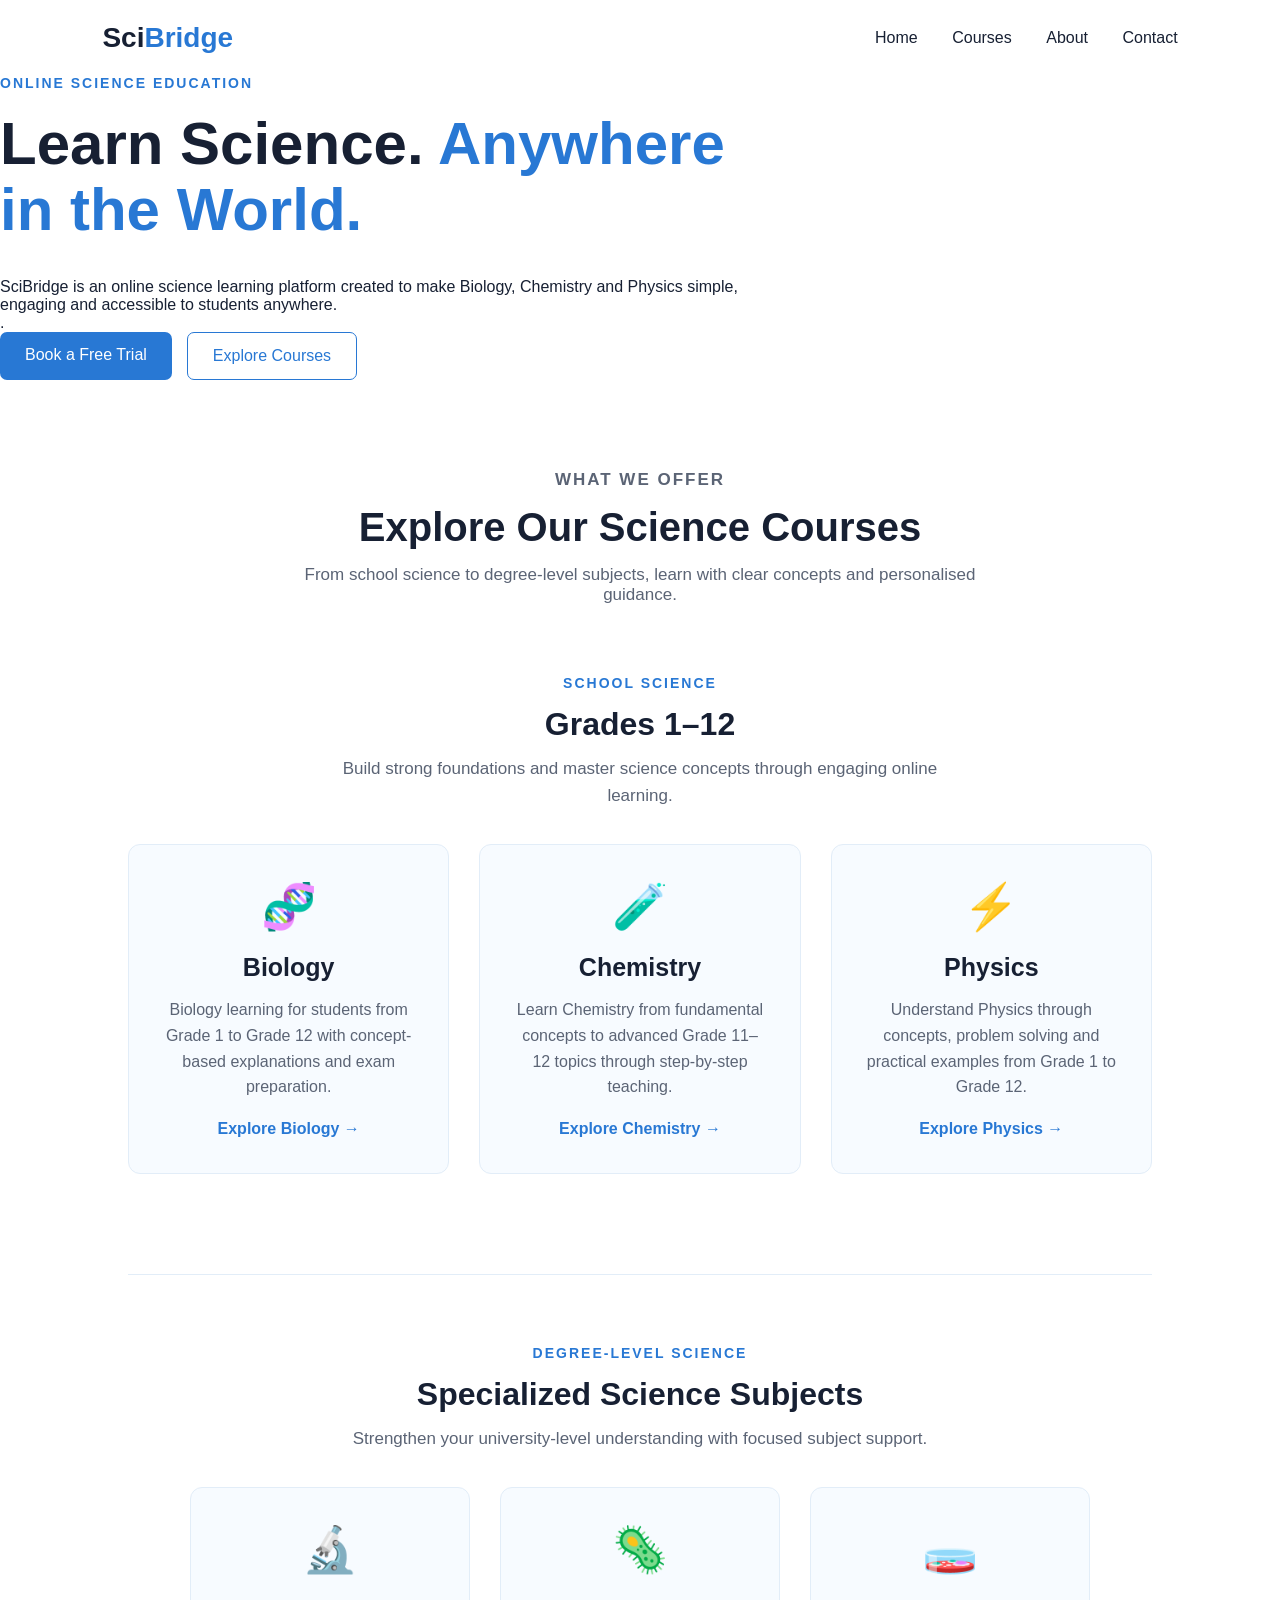
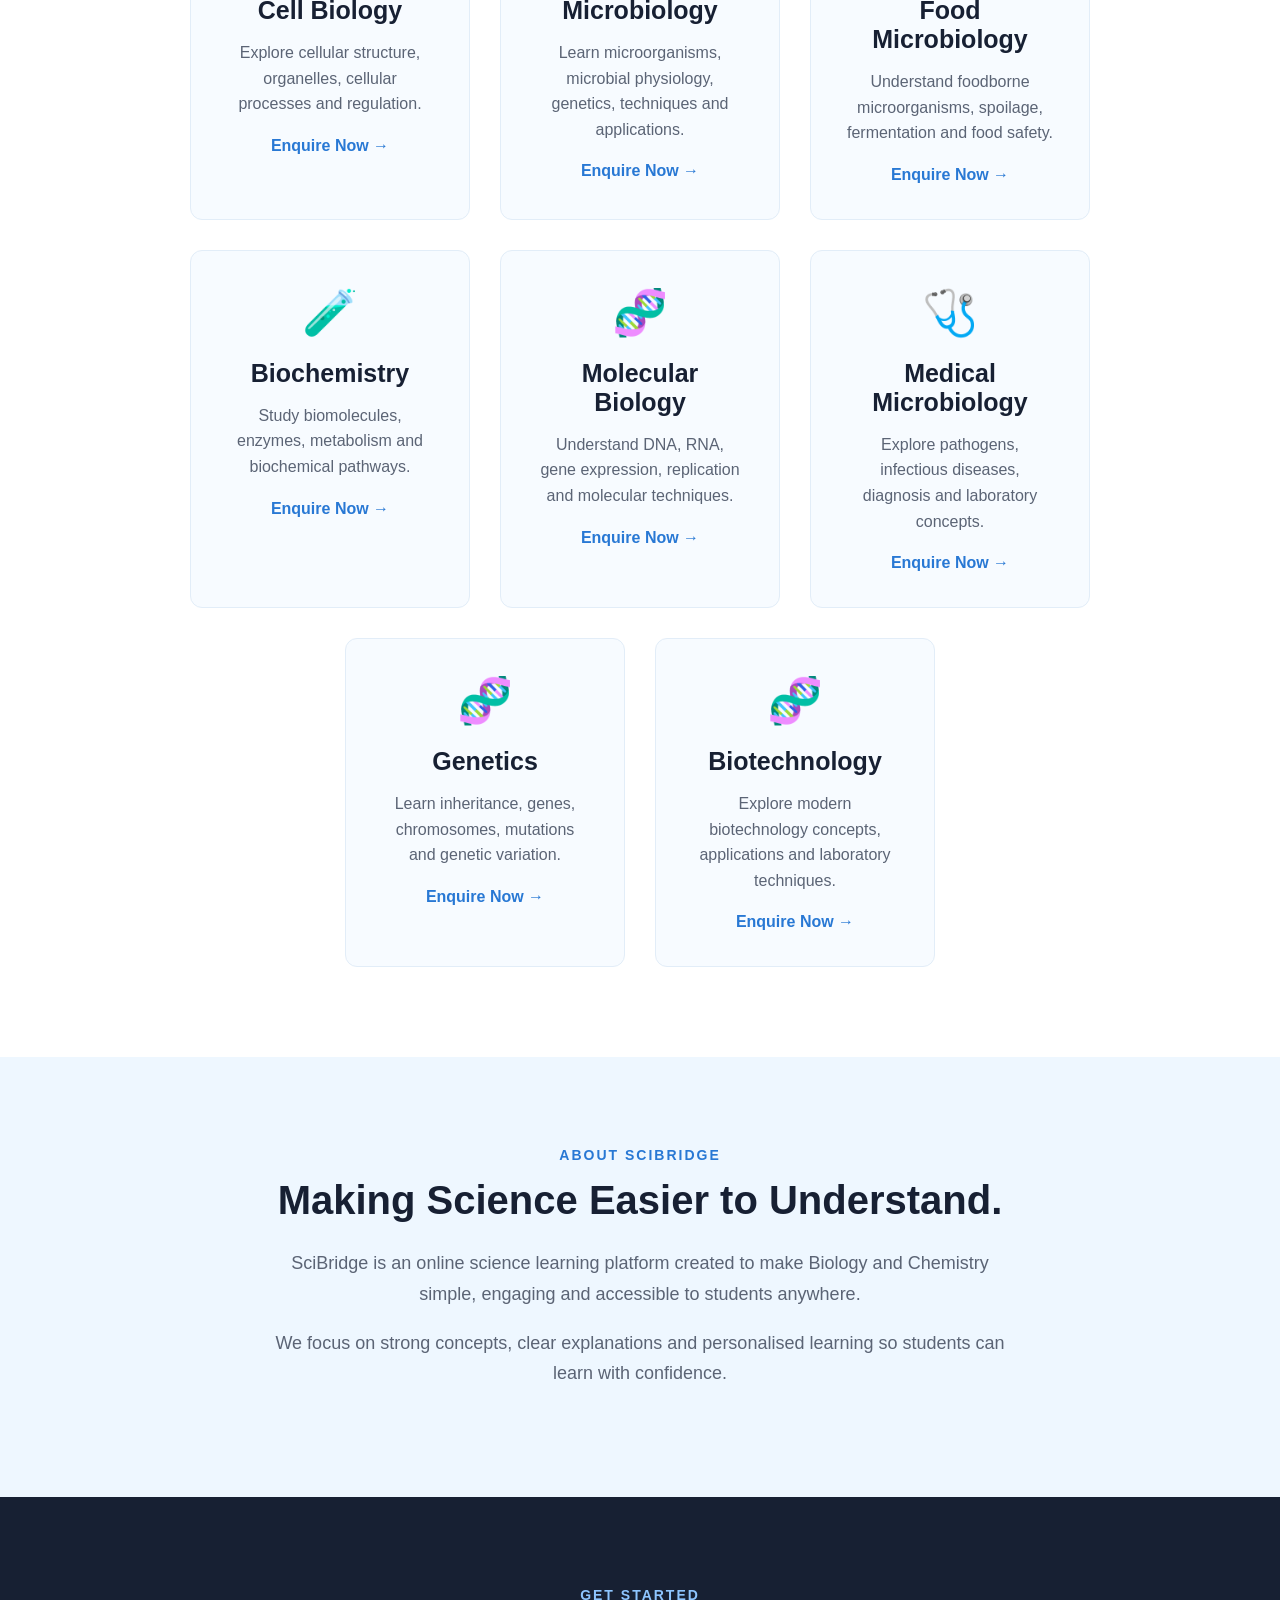
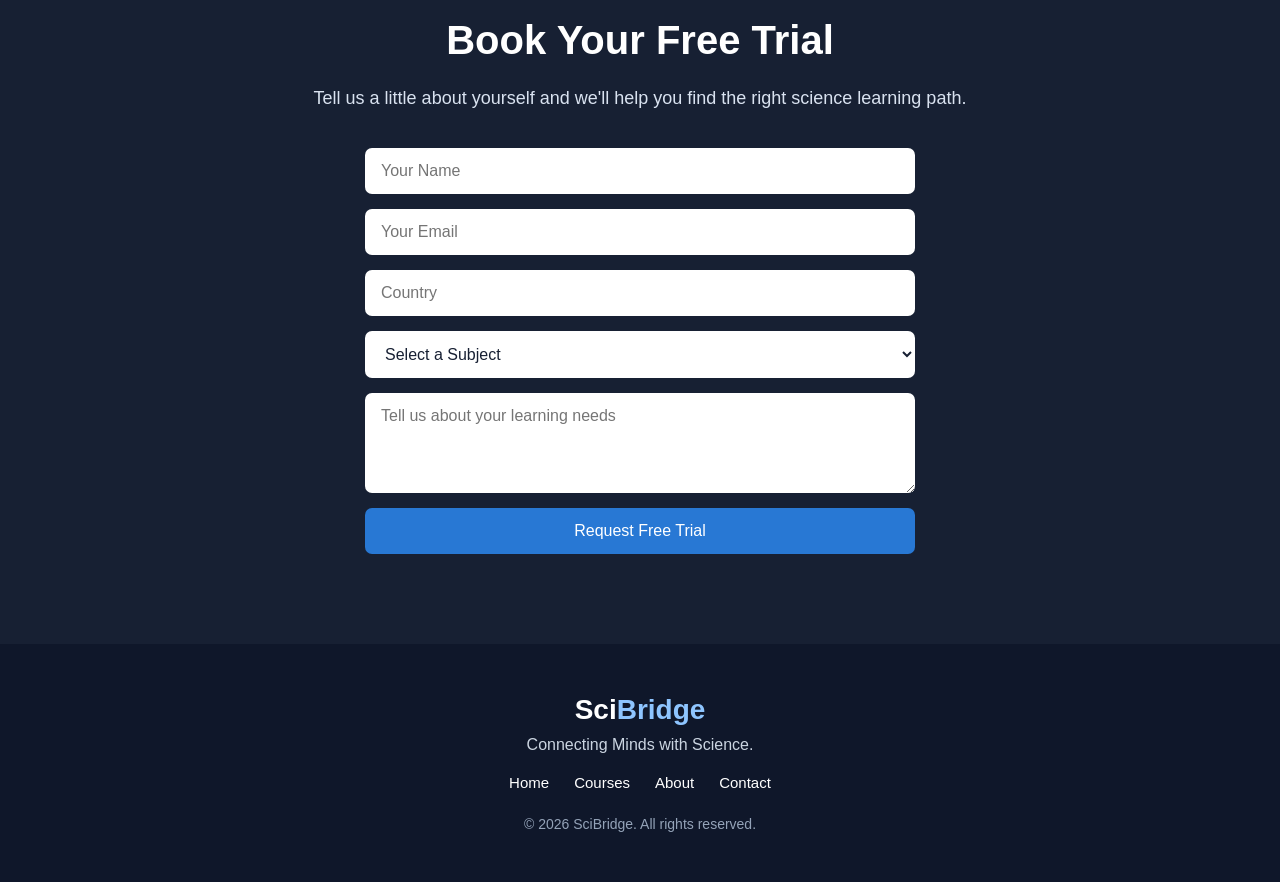
<file: index.html>
<!DOCTYPE html>

<html lang="en">

<head>

    <meta charset="UTF-8">

    <meta name="viewport" content="width=device-width, initial-scale=1.0">

    <title>SciBridge | Connecting Minds with Science</title>

    <link rel="stylesheet" href="style.css">

</head>


<body>


    <!-- Navigation Bar -->

    <header>

        <div class="logo">
            Sci<span>Bridge</span>
        </div>

        <nav>

            <a href="#home">Home</a>

            <a href="#courses">Courses</a>

            <a href="#about">About</a>

            <a href="#contact">Contact</a>

        </nav>

    </header>


    <!-- Home Section -->

    <section id="home">

        <div class="hero-content">

            <p class="small-title">
                ONLINE SCIENCE EDUCATION
            </p>

            <h1>
                Learn Science.
                <span>Anywhere in the World.</span>
            </h1>

            <p class="hero-text">
                <p>
               SciBridge is an online science learning platform
               created to make Biology, Chemistry and Physics
               simple, engaging and accessible to students anywhere.
</p>.
            </p>

            <div class="hero-buttons">

                <a href="#contact" class="primary-button">
                    Book a Free Trial
                </a>

                <a href="#courses" class="secondary-button">
                    Explore Courses
                </a>

            </div>

        </div>

    </section>


    <!-- Courses Section -->

    <!-- Courses Section -->

<section id="courses">

    <div class="section-heading">

        <p class="section-label">
            WHAT WE OFFER
        </p>

        <h2>
            Explore Our Science Courses
        </h2>

        <p>
            From school science to degree-level subjects,
            learn with clear concepts and personalised guidance.
        </p>

    </div>


    <!-- School Science -->

    <div class="course-category">

        <div class="category-heading">

            <p class="section-label">
                SCHOOL SCIENCE
            </p>

            <h3>
                Grades 1–12
            </h3>

            <p>
                Build strong foundations and master science
                concepts through engaging online learning.
            </p>

        </div>


        <div class="course-container">


            <!-- Biology -->

            <div class="course-card">

                <div class="course-icon">
                    🧬
                </div>

                <h3>
                    Biology
                </h3>

                <p>
                    Biology learning for students from
                    Grade 1 to Grade 12 with concept-based
                    explanations and exam preparation.
                </p>

                <a href="biology.html">
                    Explore Biology →
                </a>

            </div>


            <!-- Chemistry -->

            <div class="course-card">

                <div class="course-icon">
                    🧪
                </div>

                <h3>
                    Chemistry
                </h3>

                <p>
                    Learn Chemistry from fundamental concepts
                    to advanced Grade 11–12 topics through
                    step-by-step teaching.
                </p>

                <a href="chemistry.html">
                    Explore Chemistry →
                </a>

            </div>


            <!-- Physics -->

            <div class="course-card">

                <div class="course-icon">
                    ⚡
                </div>

                <h3>
                    Physics
                </h3>

                <p>
                    Understand Physics through concepts,
                    problem solving and practical examples
                    from Grade 1 to Grade 12.
                </p>

                <a href="physics.html">
                    Explore Physics →
                </a>

            </div>


        </div>

    </div>


    <!-- Degree Level Science -->

    <div class="course-category degree-category">

        <div class="category-heading">

            <p class="section-label">
                DEGREE-LEVEL SCIENCE
            </p>

            <h3>
                Specialized Science Subjects
            </h3>

            <p>
                Strengthen your university-level understanding
                with focused subject support.
            </p>

        </div>


        <div class="course-container">


            <!-- Cell Biology -->

            <div class="course-card">

                <div class="course-icon">
                    🔬
                </div>

                <h3>
                    Cell Biology
                </h3>

                <p>
                    Explore cellular structure, organelles,
                    cellular processes and regulation.
                </p>

                <a href="#contact">
                    Enquire Now →
                </a>

            </div>


            <!-- Microbiology -->

            <div class="course-card">

                <div class="course-icon">
                    🦠
                </div>

                <h3>
                    Microbiology
                </h3>

                <p>
                    Learn microorganisms, microbial physiology,
                    genetics, techniques and applications.
                </p>

                <a href="#contact">
                    Enquire Now →
                </a>

            </div>


            <!-- Food Microbiology -->

            <div class="course-card">

                <div class="course-icon">
                    🧫
                </div>

                <h3>
                    Food Microbiology
                </h3>

                <p>
                    Understand foodborne microorganisms,
                    spoilage, fermentation and food safety.
                </p>

                <a href="#contact">
                    Enquire Now →
                </a>

            </div>


            <!-- Biochemistry -->

            <div class="course-card">

                <div class="course-icon">
                    🧪
                </div>

                <h3>
                    Biochemistry
                </h3>

                <p>
                    Study biomolecules, enzymes, metabolism
                    and biochemical pathways.
                </p>

                <a href="#contact">
                    Enquire Now →
                </a>

            </div>


            <!-- Molecular Biology -->

            <div class="course-card">

                <div class="course-icon">
                    🧬
                </div>

                <h3>
                    Molecular Biology
                </h3>

                <p>
                    Understand DNA, RNA, gene expression,
                    replication and molecular techniques.
                </p>

                <a href="#contact">
                    Enquire Now →
                </a>

            </div>


            <!-- Medical Microbiology -->

            <div class="course-card">

                <div class="course-icon">
                    🩺
                </div>

                <h3>
                    Medical Microbiology
                </h3>

                <p>
                    Explore pathogens, infectious diseases,
                    diagnosis and laboratory concepts.
                </p>

                <a href="#contact">
                    Enquire Now →
                </a>

            </div>


            <!-- Genetics -->

            <div class="course-card">

                <div class="course-icon">
                    🧬
                </div>

                <h3>
                    Genetics
                </h3>

                <p>
                    Learn inheritance, genes, chromosomes,
                    mutations and genetic variation.
                </p>

                <a href="#contact">
                    Enquire Now →
                </a>

            </div>


            <!-- Biotechnology -->

            <div class="course-card">

                <div class="course-icon">
                    🧬
                </div>

                <h3>
                    Biotechnology
                </h3>

                <p>
                    Explore modern biotechnology concepts,
                    applications and laboratory techniques.
                </p>

                <a href="#contact">
                    Enquire Now →
                </a>

            </div>


        </div>

    </div>

</section>

    <section id="about">

        <div class="about-content">

            <p class="section-label">
                ABOUT SCIBRIDGE
            </p>

            <h2>
                Making Science Easier to Understand.
            </h2>

            <p>
                SciBridge is an online science learning platform
                created to make Biology and Chemistry simple,
                engaging and accessible to students anywhere.
            </p>

            <p>
                We focus on strong concepts, clear explanations
                and personalised learning so students can learn
                with confidence.
            </p>

        </div>

    </section>


    <!-- Contact Section -->

    <section id="contact">

        <div class="contact-content">

            <p class="section-label">
                GET STARTED
            </p>

            <h2>
                Book Your Free Trial
            </h2>

            <p>
                Tell us a little about yourself and we'll
                help you find the right science learning path.
            </p>


            <form
                class="trial-form"
                action="https://formspree.io/f/xnpqevrg"
                method="POST"
            >

                <input
                    type="text"
                    name="name"
                    placeholder="Your Name"
                    required
                >


                <input
                    type="email"
                    name="email"
                    placeholder="Your Email"
                    required
                >


                <input
                    type="text"
                    name="country"
                    placeholder="Country"
                    required
                >


                <select name="subject" required>

                    <option value="">
                        Select a Subject
                    </option>

                    <option value="Biology">
                        Biology
                    </option>

                    <option value="Chemistry">
                        Chemistry
                    </option>
                    <option value="Physics">
                        Physics
                    </option>

                </select>


                <textarea
                    name="learning_needs"
                    placeholder="Tell us about your learning needs"
                    rows="4"
                ></textarea>


                <button type="submit" class="primary-button">
                    Request Free Trial
                </button>

            </form>

        </div>

    </section>


    <!-- Footer -->

    <footer>

        <div class="footer-content">

            <div class="footer-logo">
                Sci<span>Bridge</span>
            </div>

            <p>
                Connecting Minds with Science.
            </p>

            <div class="footer-links">

                <a href="#home">Home</a>

                <a href="#courses">Courses</a>

                <a href="#about">About</a>

                <a href="#contact">Contact</a>

            </div>

            <p class="copyright">
                © 2026 SciBridge. All rights reserved.
            </p>

        </div>

    </footer>


</body>

</html>
</file>
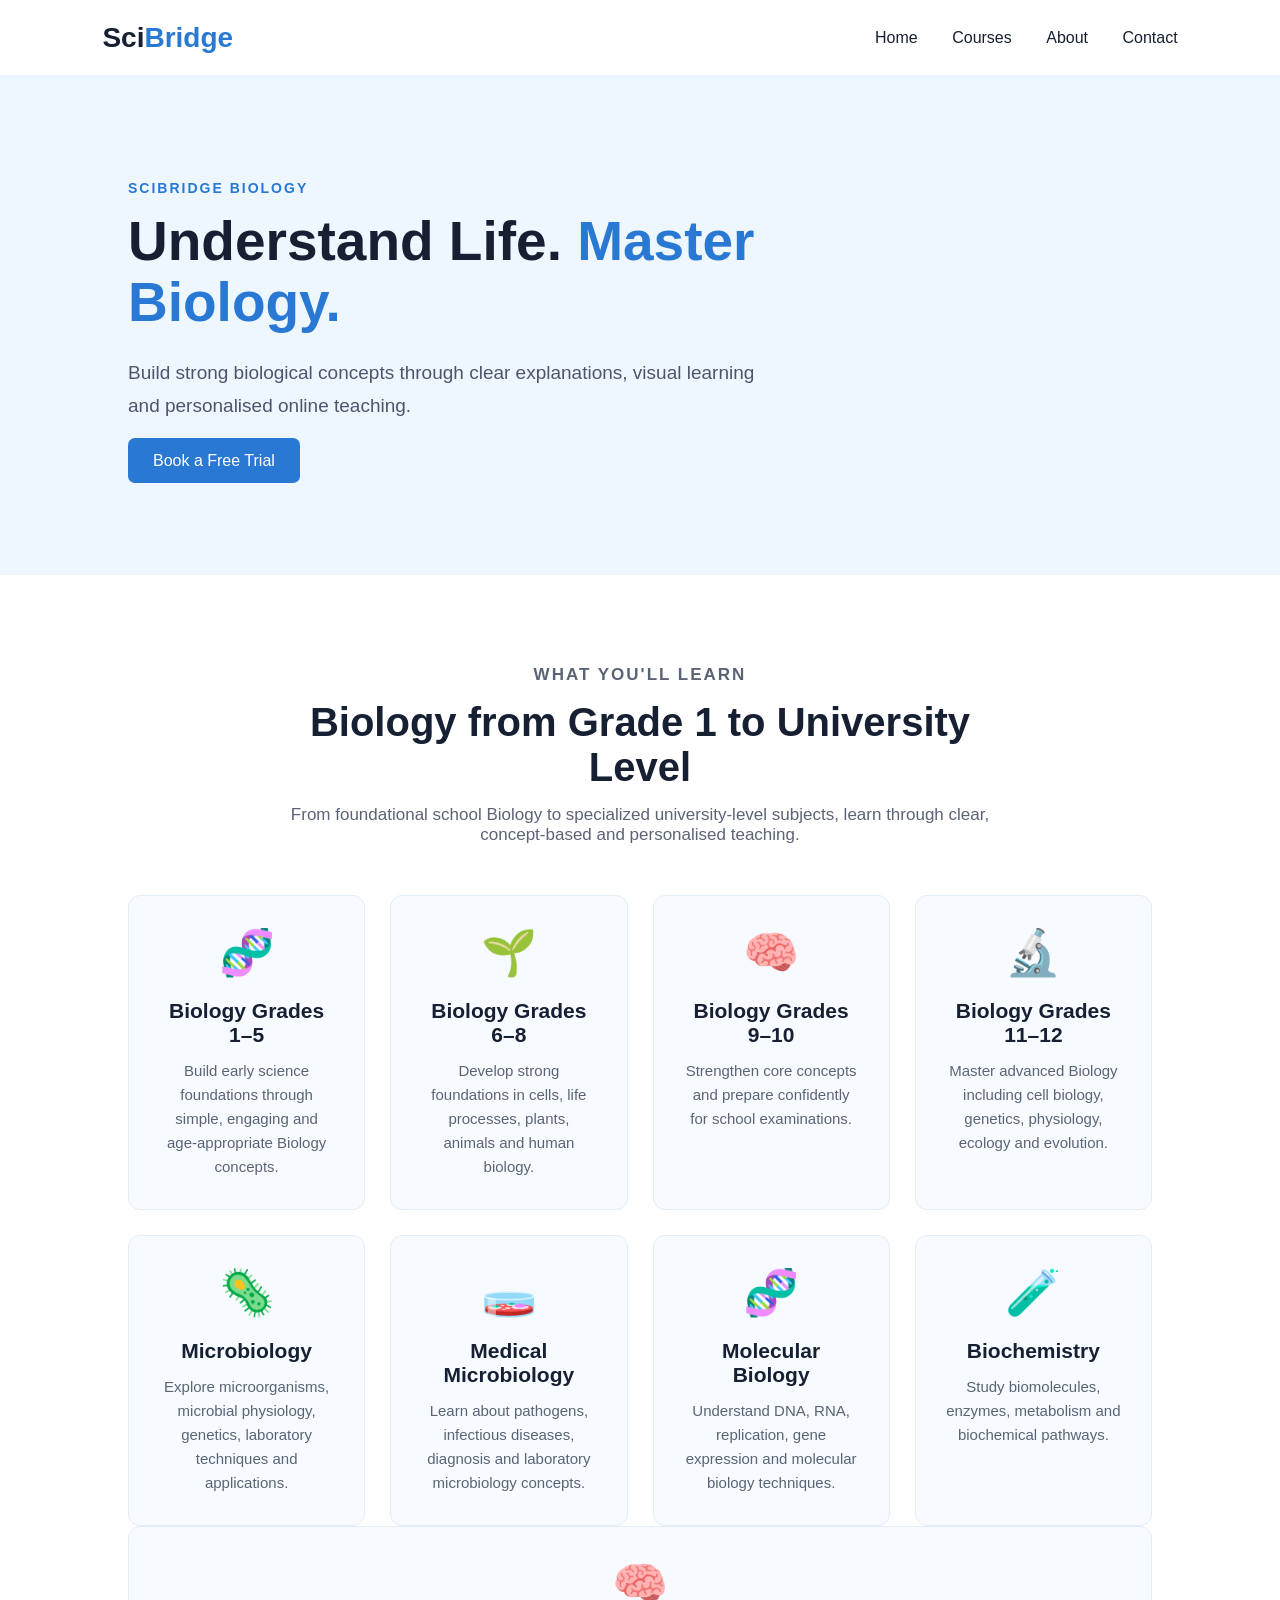
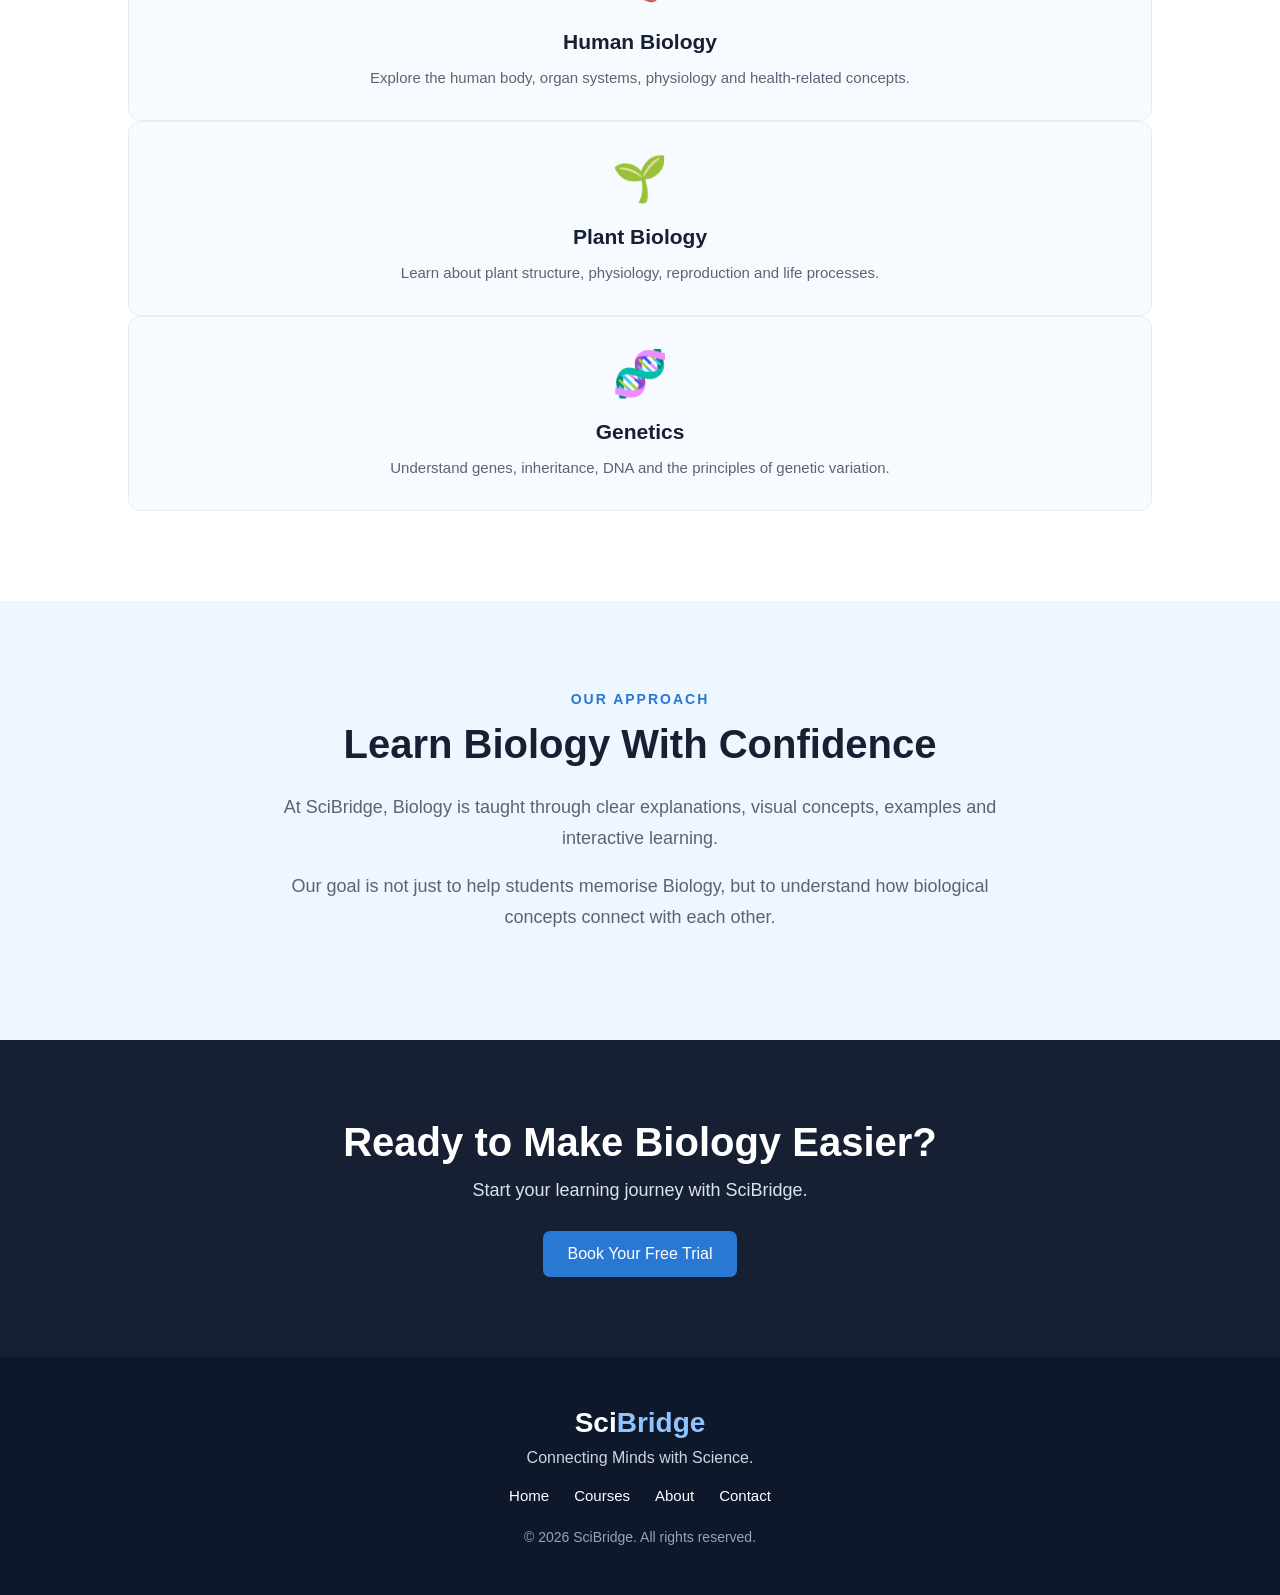
<file: biology.html>
<!DOCTYPE html>

<html lang="en">

<head>

    <meta charset="UTF-8">

    <meta name="viewport" content="width=device-width, initial-scale=1.0">

    <title>Biology | SciBridge</title>

    <link rel="stylesheet" href="style.css">

</head>


<body>


    <!-- Navigation -->

    <header>

        <div class="logo">
            Sci<span>Bridge</span>
        </div>

        <nav>

            <a href="index.html">Home</a>

            <a href="index.html#courses">Courses</a>

            <a href="index.html#about">About</a>

            <a href="index.html#contact">Contact</a>

        </nav>

    </header>


    <!-- Biology Hero -->

    <section class="course-page-hero">

        <div class="course-page-content">

            <p class="section-label">
                SCIBRIDGE BIOLOGY
            </p>

            <h1>
                Understand Life.
                <span>Master Biology.</span>
            </h1>

            <p>
                Build strong biological concepts through
                clear explanations, visual learning and
                personalised online teaching.
            </p>

            <a href="index.html#contact" class="primary-button">
                Book a Free Trial
            </a>

        </div>

    </section>


    <!-- What You'll Learn -->

    <section class="course-details">

        <div class="section-heading">

            <p class="section-label">
                WHAT YOU'LL LEARN
            </p>

            <h2>
                Biology from Grade 1 to University Level
            </h2>

            <p>
                From foundational school Biology to specialized
                university-level subjects, learn through clear,
                concept-based and personalised teaching.
            </p>

        </div>


        <div class="topic-container">

            <div class="topic-card">

                <div class="course-icon">
                    🧬
                </div>

                <h3>
                    Biology Grades 1–5
                </h3>

                <p>
                    Build early science foundations through
                    simple, engaging and age-appropriate
                    Biology concepts.
                </p>

            </div>


            <div class="topic-card">

                <div class="course-icon">
                    🌱
                </div>

                <h3>
                    Biology Grades 6–8
                </h3>

                <p>
                    Develop strong foundations in cells,
                    life processes, plants, animals and
                    human biology.
                </p>

            </div>


            <div class="topic-card">

                <div class="course-icon">
                    🧠
                </div>

                <h3>
                    Biology Grades 9–10
                </h3>

                <p>
                    Strengthen core concepts and prepare
                    confidently for school examinations.
                </p>

            </div>


            <div class="topic-card">

                <div class="course-icon">
                    🔬
                </div>

                <h3>
                    Biology Grades 11–12
                </h3>

                <p>
                    Master advanced Biology including
                    cell biology, genetics, physiology,
                    ecology and evolution.
                </p>

            </div>


            <div class="topic-card">

                <div class="course-icon">
                    🦠
                </div>

                <h3>
                    Microbiology
                </h3>

                <p>
                    Explore microorganisms, microbial
                    physiology, genetics, laboratory
                    techniques and applications.
                </p>

            </div>


            <div class="topic-card">

                <div class="course-icon">
                    🧫
                </div>

                <h3>
                    Medical Microbiology
                </h3>

                <p>
                    Learn about pathogens, infectious
                    diseases, diagnosis and laboratory
                    microbiology concepts.
                </p>

            </div>


            <div class="topic-card">

                <div class="course-icon">
                    🧬
                </div>

                <h3>
                    Molecular Biology
                </h3>

                <p>
                    Understand DNA, RNA, replication,
                    gene expression and molecular
                    biology techniques.
                </p>

            </div>


            <div class="topic-card">

                <div class="course-icon">
                    🧪
                </div>

                <h3>
                    Biochemistry
                </h3>

                <p>
                    Study biomolecules, enzymes,
                    metabolism and biochemical pathways.
                </p>

            </div>

        </div>


        <div class="topic-card">

            <div class="course-icon">
                🧠
            </div>

            <h3>
                Human Biology
            </h3>

            <p>
                Explore the human body, organ systems,
                physiology and health-related concepts.
            </p>

        </div>


        <div class="topic-card">

            <div class="course-icon">
                🌱
            </div>

            <h3>
                Plant Biology
            </h3>

            <p>
                Learn about plant structure, physiology,
                reproduction and life processes.
            </p>

        </div>


        <div class="topic-card">

            <div class="course-icon">
                🧬
            </div>

            <h3>
                Genetics
            </h3>

            <p>
                Understand genes, inheritance, DNA and
                the principles of genetic variation.
            </p>

        </div>


        </div>

    </section>


    <!-- Learning Approach -->

    <section class="learning-section">

        <div class="learning-content">

            <p class="section-label">
                OUR APPROACH
            </p>

            <h2>
                Learn Biology With Confidence
            </h2>

            <p>
                At SciBridge, Biology is taught through
                clear explanations, visual concepts,
                examples and interactive learning.
            </p>

            <p>
                Our goal is not just to help students
                memorise Biology, but to understand how
                biological concepts connect with each other.
            </p>

        </div>

    </section>


    <!-- CTA -->

    <section class="course-cta">

        <h2>
            Ready to Make Biology Easier?
        </h2>

        <p>
            Start your learning journey with SciBridge.
        </p>

        <a href="index.html#contact" class="primary-button">
            Book Your Free Trial
        </a>

    </section>


    <!-- Footer -->

    <footer>

        <div class="footer-content">

            <div class="footer-logo">
                Sci<span>Bridge</span>
            </div>

            <p>
                Connecting Minds with Science.
            </p>

            <div class="footer-links">

                <a href="index.html">Home</a>

                <a href="index.html#courses">Courses</a>

                <a href="index.html#about">About</a>

                <a href="index.html#contact">Contact</a>

            </div>

            <p class="copyright">
                © 2026 SciBridge. All rights reserved.
            </p>

        </div>

    </footer>


</body>

</html>
</file>
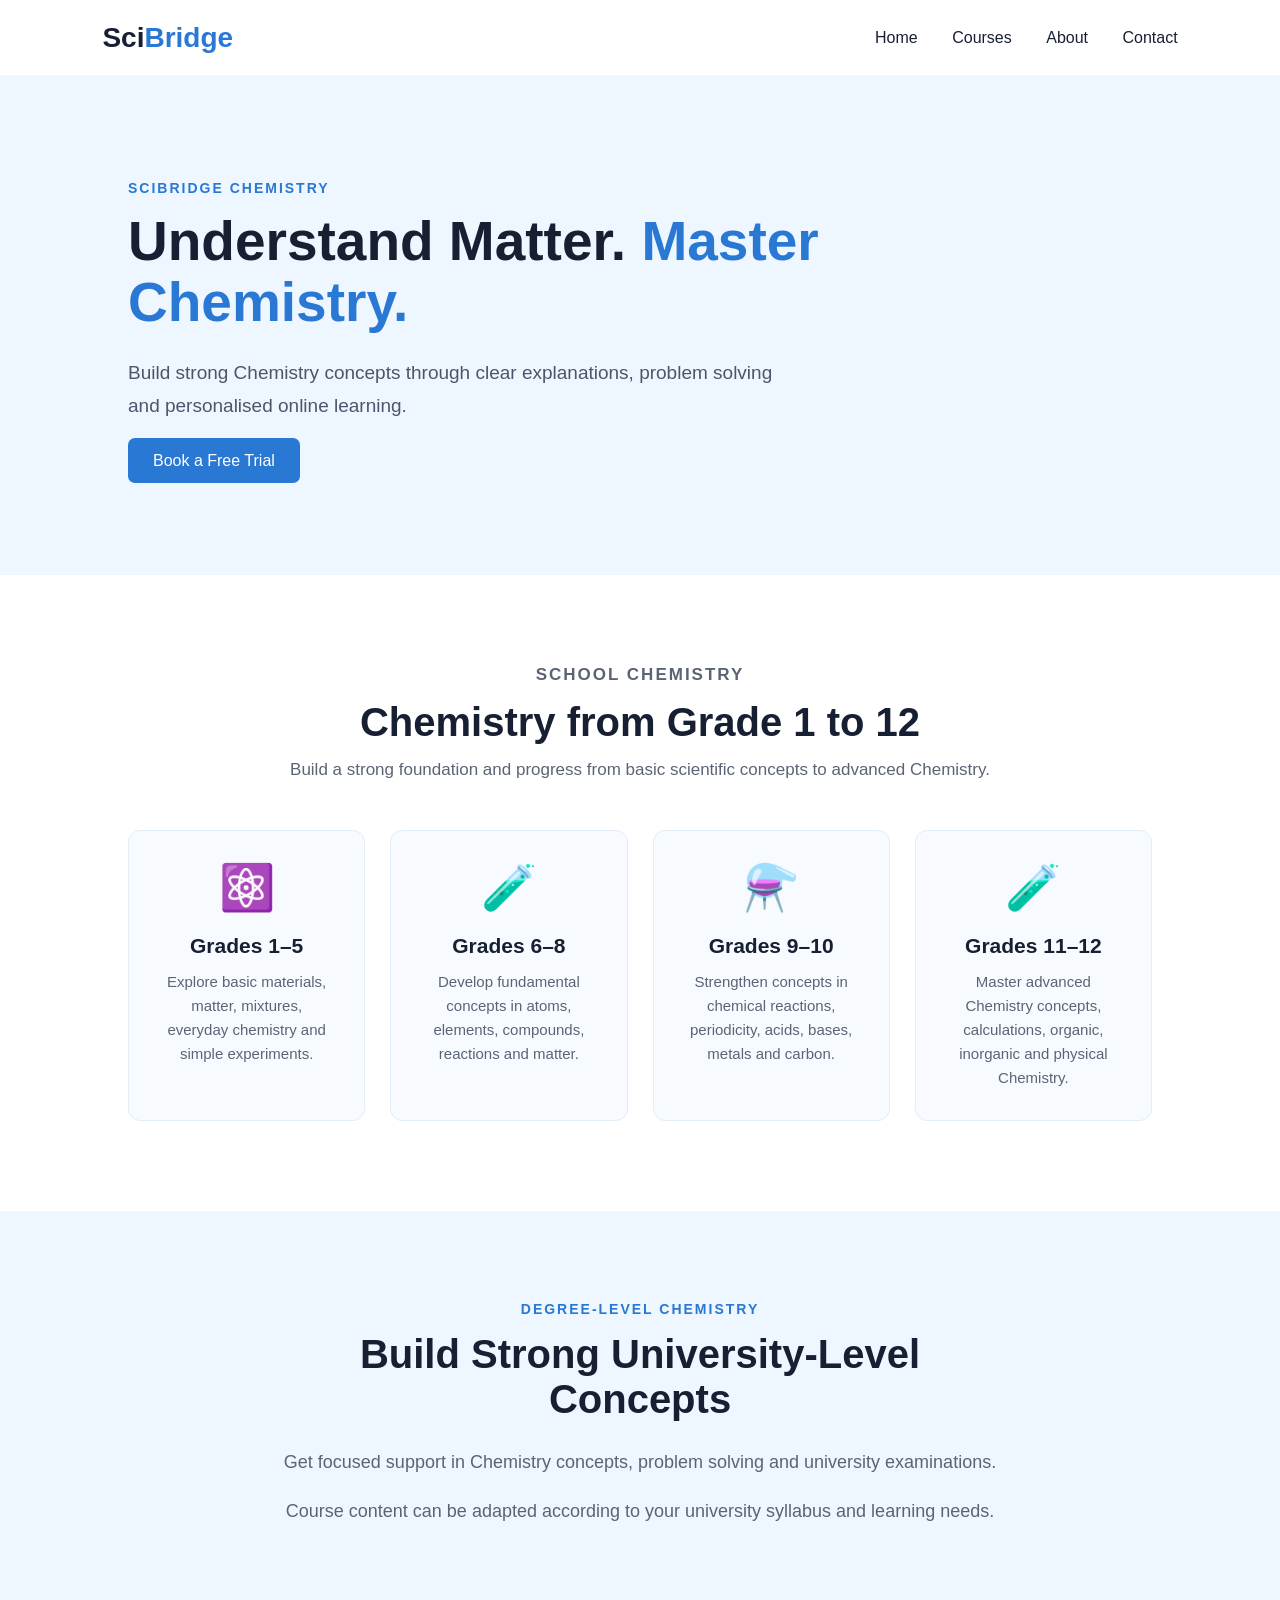
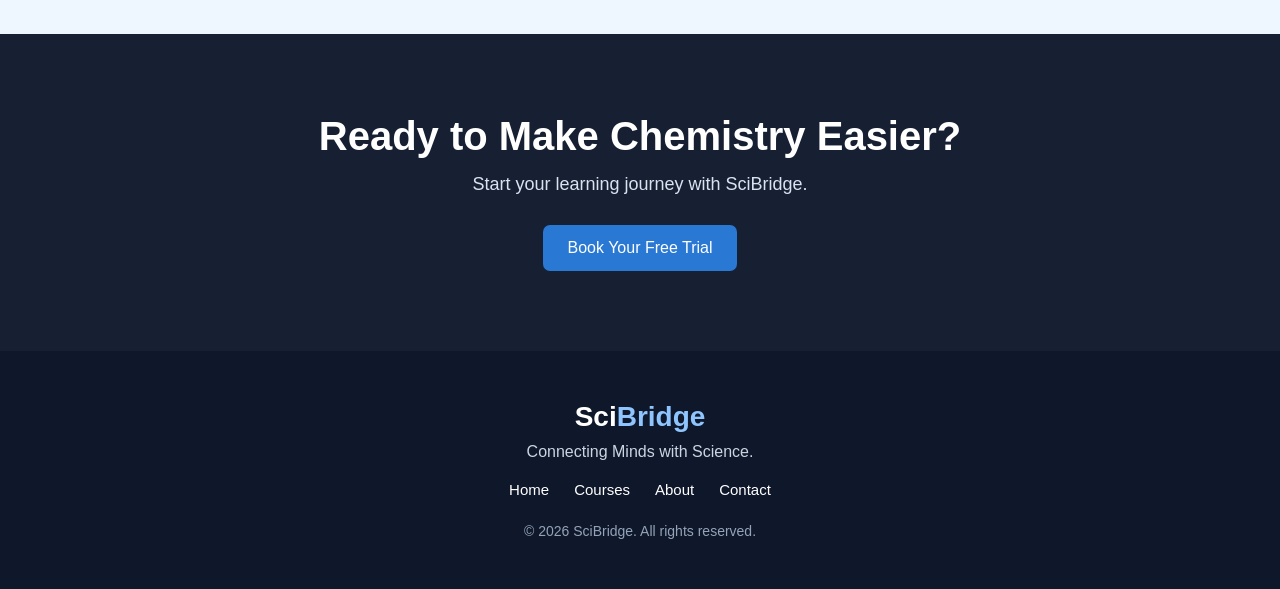
<file: chemistry.html>
<!DOCTYPE html>

<html lang="en">

<head>

    <meta charset="UTF-8">

    <meta name="viewport" content="width=device-width, initial-scale=1.0">

    <title>Chemistry | SciBridge</title>

    <link rel="stylesheet" href="style.css">

</head>


<body>


    <!-- Navigation -->

    <header>

        <div class="logo">
            Sci<span>Bridge</span>
        </div>

        <nav>

            <a href="index.html">Home</a>

            <a href="index.html#courses">Courses</a>

            <a href="index.html#about">About</a>

            <a href="index.html#contact">Contact</a>

        </nav>

    </header>


    <!-- Chemistry Hero -->

    <section class="course-page-hero">

        <div class="course-page-content">

            <p class="section-label">
                SCIBRIDGE CHEMISTRY
            </p>

            <h1>
                Understand Matter.
                <span>Master Chemistry.</span>
            </h1>

            <p>
                Build strong Chemistry concepts through
                clear explanations, problem solving and
                personalised online learning.
            </p>

            <a href="index.html#contact" class="primary-button">
                Book a Free Trial
            </a>

        </div>

    </section>


    <!-- School Chemistry -->

    <section class="course-details">

        <div class="section-heading">

            <p class="section-label">
                SCHOOL CHEMISTRY
            </p>

            <h2>
                Chemistry from Grade 1 to 12
            </h2>

            <p>
                Build a strong foundation and progress from
                basic scientific concepts to advanced Chemistry.
            </p>

        </div>


        <div class="topic-container">


            <div class="topic-card">

                <div class="course-icon">
                    ⚛️
                </div>

                <h3>
                    Grades 1–5
                </h3>

                <p>
                    Explore basic materials, matter, mixtures,
                    everyday chemistry and simple experiments.
                </p>

            </div>


            <div class="topic-card">

                <div class="course-icon">
                    🧪
                </div>

                <h3>
                    Grades 6–8
                </h3>

                <p>
                    Develop fundamental concepts in atoms,
                    elements, compounds, reactions and matter.
                </p>

            </div>


            <div class="topic-card">

                <div class="course-icon">
                    ⚗️
                </div>

                <h3>
                    Grades 9–10
                </h3>

                <p>
                    Strengthen concepts in chemical reactions,
                    periodicity, acids, bases, metals and carbon.
                </p>

            </div>


            <div class="topic-card">

                <div class="course-icon">
                    🧪
                </div>

                <h3>
                    Grades 11–12
                </h3>

                <p>
                    Master advanced Chemistry concepts,
                    calculations, organic, inorganic and physical
                    Chemistry.
                </p>

            </div>


        </div>

    </section>


    <!-- Degree Chemistry -->

    <section class="learning-section">

        <div class="learning-content">

            <p class="section-label">
                DEGREE-LEVEL CHEMISTRY
            </p>

            <h2>
                Build Strong University-Level Concepts
            </h2>

            <p>
                Get focused support in Chemistry concepts,
                problem solving and university examinations.
            </p>

            <p>
                Course content can be adapted according to
                your university syllabus and learning needs.
            </p>

        </div>

    </section>


    <!-- CTA -->

    <section class="course-cta">

        <h2>
            Ready to Make Chemistry Easier?
        </h2>

        <p>
            Start your learning journey with SciBridge.
        </p>

        <a href="index.html#contact" class="primary-button">
            Book Your Free Trial
        </a>

    </section>


    <!-- Footer -->

    <footer>

        <div class="footer-content">

            <div class="footer-logo">
                Sci<span>Bridge</span>
            </div>

            <p>
                Connecting Minds with Science.
            </p>

            <div class="footer-links">

                <a href="index.html">Home</a>

                <a href="index.html#courses">Courses</a>

                <a href="index.html#about">About</a>

                <a href="index.html#contact">Contact</a>

            </div>

            <p class="copyright">
                © 2026 SciBridge. All rights reserved.
            </p>

        </div>

    </footer>


</body>

</html>
</file>
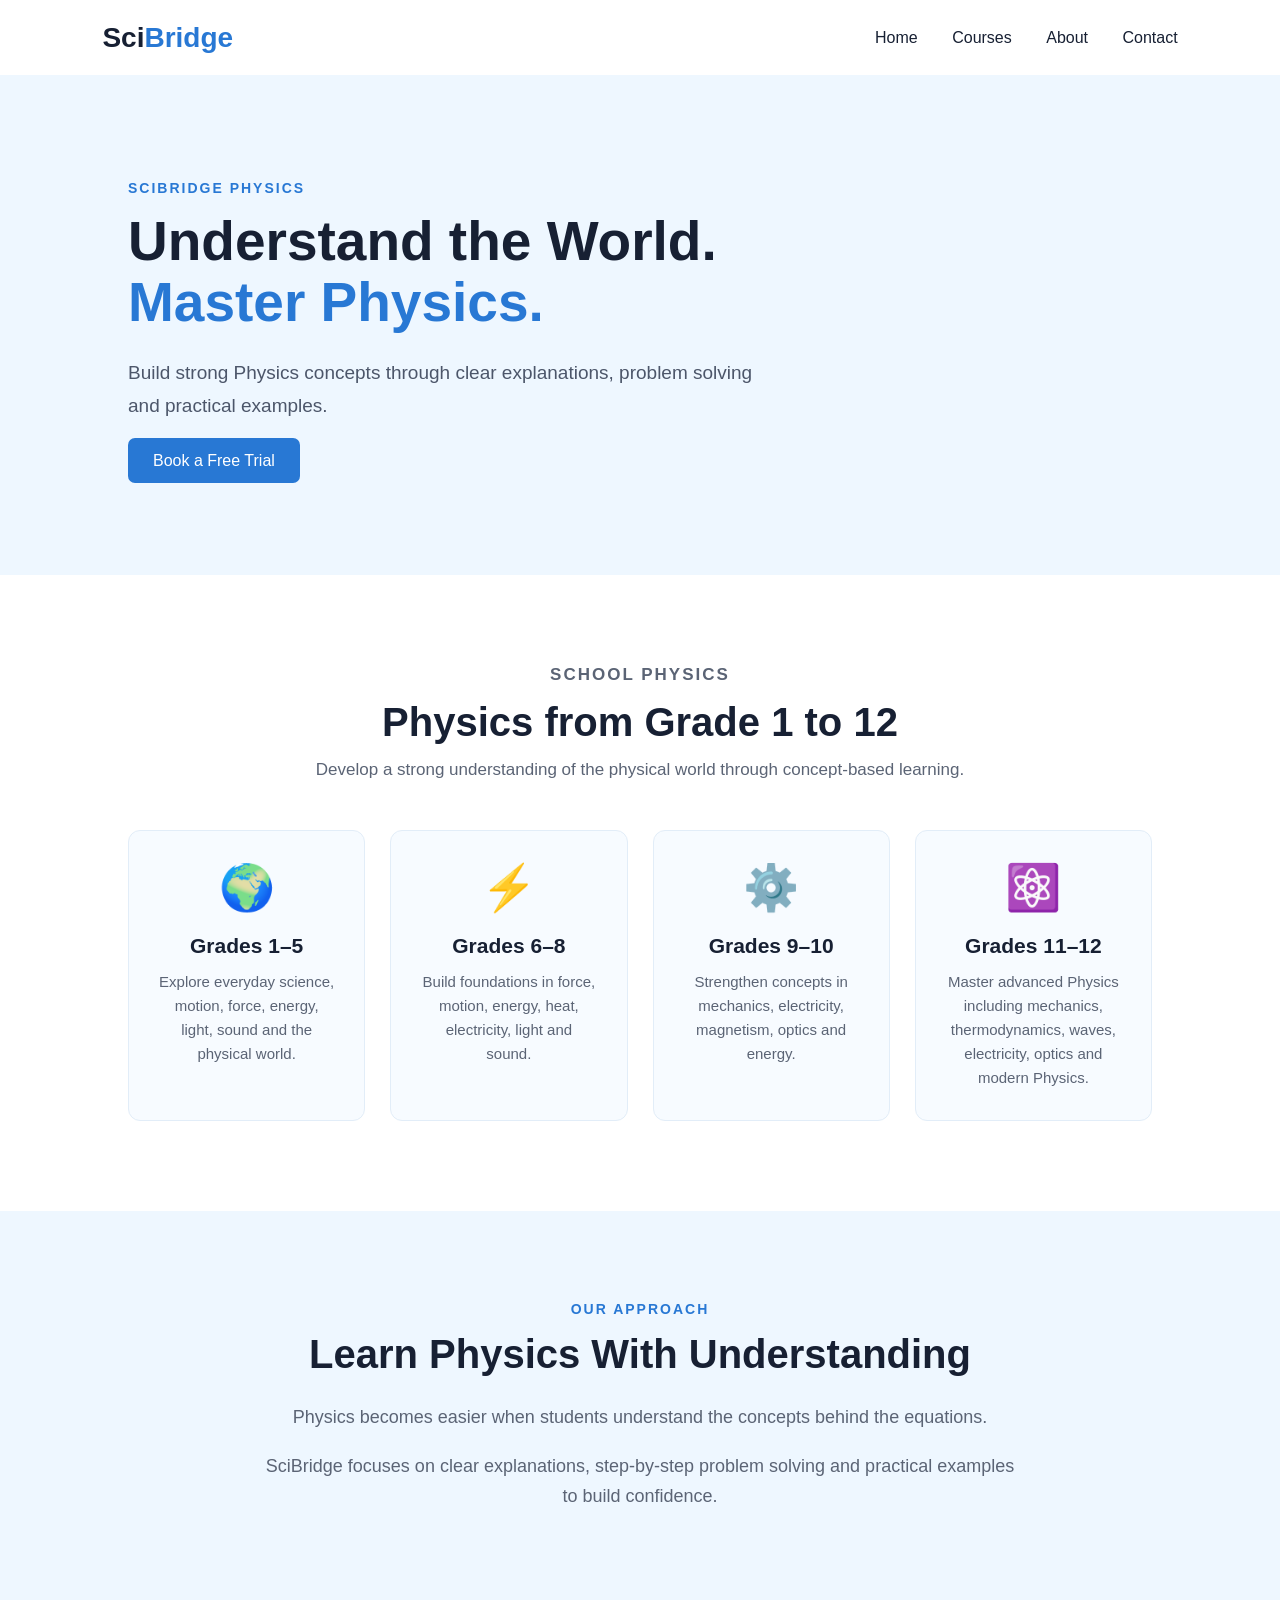
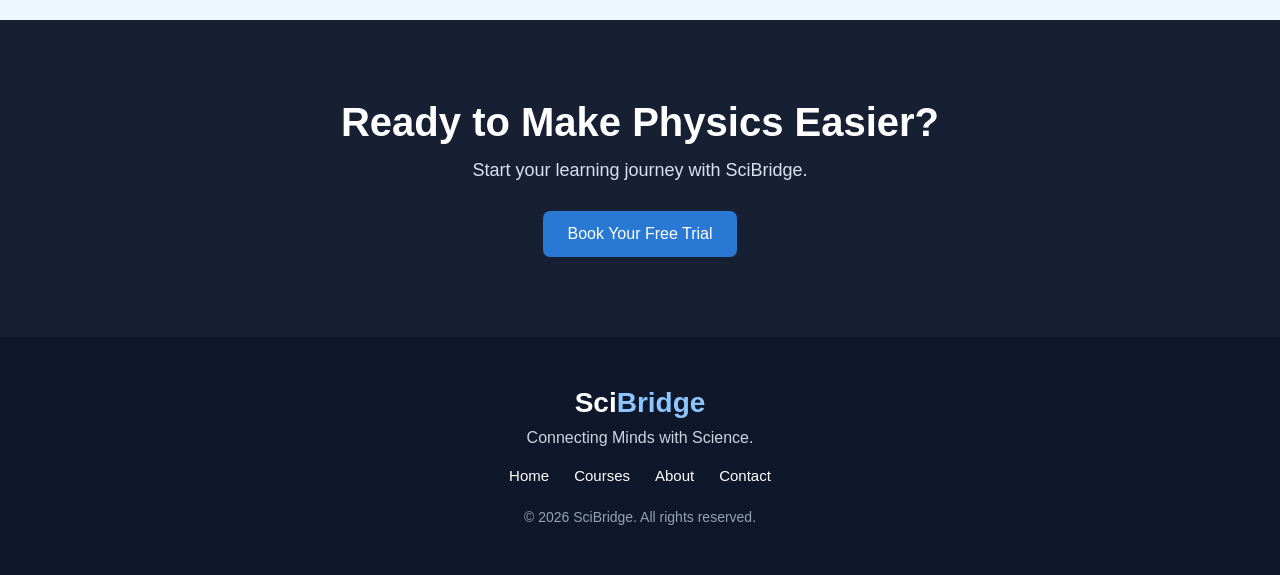
<file: physics.html>
<!DOCTYPE html>

<html lang="en">

<head>

    <meta charset="UTF-8">

    <meta name="viewport" content="width=device-width, initial-scale=1.0">

    <title>Physics | SciBridge</title>

    <link rel="stylesheet" href="style.css">

</head>


<body>


    <!-- Navigation -->

    <header>

        <div class="logo">
            Sci<span>Bridge</span>
        </div>

        <nav>

            <a href="index.html">Home</a>

            <a href="index.html#courses">Courses</a>

            <a href="index.html#about">About</a>

            <a href="index.html#contact">Contact</a>

        </nav>

    </header>


    <!-- Physics Hero -->

    <section class="course-page-hero">

        <div class="course-page-content">

            <p class="section-label">
                SCIBRIDGE PHYSICS
            </p>

            <h1>
                Understand the World.
                <span>Master Physics.</span>
            </h1>

            <p>
                Build strong Physics concepts through
                clear explanations, problem solving and
                practical examples.
            </p>

            <a href="index.html#contact" class="primary-button">
                Book a Free Trial
            </a>

        </div>

    </section>


    <!-- School Physics -->

    <section class="course-details">

        <div class="section-heading">

            <p class="section-label">
                SCHOOL PHYSICS
            </p>

            <h2>
                Physics from Grade 1 to 12
            </h2>

            <p>
                Develop a strong understanding of the physical
                world through concept-based learning.
            </p>

        </div>


        <div class="topic-container">


            <div class="topic-card">

                <div class="course-icon">
                    🌍
                </div>

                <h3>
                    Grades 1–5
                </h3>

                <p>
                    Explore everyday science, motion, force,
                    energy, light, sound and the physical world.
                </p>

            </div>


            <div class="topic-card">

                <div class="course-icon">
                    ⚡
                </div>

                <h3>
                    Grades 6–8
                </h3>

                <p>
                    Build foundations in force, motion, energy,
                    heat, electricity, light and sound.
                </p>

            </div>


            <div class="topic-card">

                <div class="course-icon">
                    ⚙️
                </div>

                <h3>
                    Grades 9–10
                </h3>

                <p>
                    Strengthen concepts in mechanics, electricity,
                    magnetism, optics and energy.
                </p>

            </div>


            <div class="topic-card">

                <div class="course-icon">
                    ⚛️
                </div>

                <h3>
                    Grades 11–12
                </h3>

                <p>
                    Master advanced Physics including mechanics,
                    thermodynamics, waves, electricity, optics
                    and modern Physics.
                </p>

            </div>


        </div>

    </section>


    <!-- Learning Approach -->

    <section class="learning-section">

        <div class="learning-content">

            <p class="section-label">
                OUR APPROACH
            </p>

            <h2>
                Learn Physics With Understanding
            </h2>

            <p>
                Physics becomes easier when students understand
                the concepts behind the equations.
            </p>

            <p>
                SciBridge focuses on clear explanations,
                step-by-step problem solving and practical
                examples to build confidence.
            </p>

        </div>

    </section>


    <!-- CTA -->

    <section class="course-cta">

        <h2>
            Ready to Make Physics Easier?
        </h2>

        <p>
            Start your learning journey with SciBridge.
        </p>

        <a href="index.html#contact" class="primary-button">
            Book Your Free Trial
        </a>

    </section>


    <!-- Footer -->

    <footer>

        <div class="footer-content">

            <div class="footer-logo">
                Sci<span>Bridge</span>
            </div>

            <p>
                Connecting Minds with Science.
            </p>

            <div class="footer-links">

                <a href="index.html">Home</a>

                <a href="index.html#courses">Courses</a>

                <a href="index.html#about">About</a>

                <a href="index.html#contact">Contact</a>

            </div>

            <p class="copyright">
                © 2026 SciBridge. All rights reserved.
            </p>

        </div>

    </footer>


</body>

</html>
</file>
<file: style.css>
html {
    scroll-behavior: smooth;
}


* {
    margin: 0;
    padding: 0;
    box-sizing: border-box;
}


body {
    font-family: Arial, sans-serif;
    color: #172033;
}


/* Navigation */

header {
    height: 75px;

    padding: 0 8%;

    display: flex;

    justify-content: space-between;

    align-items: center;

    background-color: white;
}


.logo {
    font-size: 28px;

    font-weight: bold;
}


.logo span {
    color: #2878d4;
}


nav a {
    text-decoration: none;

    color: #172033;

    margin-left: 30px;

    font-size: 16px;
}


nav a:hover {
    color: #2878d4;
}


/* Home */

#home #home {
    min-height: 600px;

    display: flex;

    align-items: center;

    padding: 80px 10%;

    background-color: #eef7ff;
}


.hero-content {
    max-width: 750px;
}


.small-title {
    color: #2878d4;

    font-size: 14px;

    font-weight: bold;

    letter-spacing: 2px;

    margin-bottom: 20px;
}


#home h1 {
    font-size: 60px;

    line-height: 1.1;

    color: #172033;

    margin-bottom: 25px;
}


#home h1 span {
    color: #2878d4;
}


.hero-text {
    font-size: 19px;

    max-width: 650px;

    margin-bottom: 35px;

    color: #4c566a;
}


.hero-buttons {
    display: flex;

    gap: 15px;
}


.primary-button,
.secondary-button {
    text-decoration: none;

    padding: 14px 25px;

    border-radius: 7px;

    font-size: 16px;
}


.primary-button {
    background-color: #2878d4;

    color: white;
}


.secondary-button {
    border: 1px solid #2878d4;

    color: #2878d4;

    background-color: white;

}


button {
    background-color: #2878d4;

    color: white;

    border: none;

    padding: 14px 28px;

    border-radius: 7px;

    font-size: 16px;

    cursor: pointer;
}


button:hover {
    background-color: #1f62ad;
}
/* Courses Section */

#courses {
    padding: 90px 10%;
    background-color: white;
}


.section-heading {
    text-align: center;
    max-width: 700px;
    margin: 0 auto 50px;
}


.section-label {
    color: #2878d4;
    font-size: 14px;
    font-weight: bold;
    letter-spacing: 2px;
    margin-bottom: 15px;
}


.section-heading h2 {
    font-size: 40px;
    color: #172033;
    margin-bottom: 15px;
}


.section-heading p {
    font-size: 17px;
    color: #5b6475;
}


.course-container {
    display: flex;
    justify-content: center;
    gap: 30px;
}


.course-card {
    width: 350px;
    padding: 35px;
    background-color: #f7fbff;
    border-radius: 12px;
    text-align: center;
    border: 1px solid #e2edf8;
}


.course-icon {
    font-size: 45px;
    margin-bottom: 20px;
}


.course-card h3 {
    font-size: 25px;
    color: #172033;
    margin-bottom: 15px;
}


.course-card p {
    font-size: 16px;
    line-height: 1.6;
    color: #5b6475;
    margin-bottom: 20px;
}


.course-card a {
    text-decoration: none;
    color: #2878d4;
    font-weight: bold;
}
.course-card {
    transition: transform 0.3s ease, box-shadow 0.3s ease;
}


.course-card:hover {
    transform: translateY(-8px);
    box-shadow: 0 10px 25px rgba(40, 120, 212, 0.12);
}
 /* About Section */

#about {
    padding: 90px 10%;
    background-color: #eef7ff;
}


.about-content {
    max-width: 750px;
    margin: 0 auto;
    text-align: center;
}


.about-content h2 {
    font-size: 40px;
    color: #172033;
    margin-bottom: 25px;
}


.about-content p:not(.section-label) {
    font-size: 18px;
    line-height: 1.7;
    color: #5b6475;
    margin-bottom: 18px;
}
 /* Contact Section */

#contact {
    padding: 90px 10%;
    background-color: #172033;
    color: white;
}


.contact-content {
    max-width: 700px;
    margin: 0 auto;
    text-align: center;
}


.contact-content .section-label {
    color: #8ec5ff;
}


.contact-content h2 {
    font-size: 40px;
    margin-bottom: 20px;
}


.contact-content p:not(.section-label) {
    font-size: 18px;
    line-height: 1.7;
    color: #d9e2f0;
    margin-bottom: 30px;
}


.contact-content .primary-button {
    display: inline-block;
}
/* Mobile Responsive Design */

@media (max-width: 768px) {

    header {
        padding: 0 5%;
    }

    nav a {
        margin-left: 12px;
        font-size: 14px;
    }

}


@media (max-width: 768px) {

    #home {
        padding: 70px 6%;
        min-height: 500px;
    }

    #home h1 {
        font-size: 42px;
    }

    .hero-text {
        font-size: 17px;
    }

    .hero-buttons {
        flex-direction: column;
        align-items: flex-start;
    }

}
@media (max-width: 768px) {

    #courses {
        padding: 70px 6%;
    }

    .section-heading h2 {
        font-size: 32px;
    }

    .course-container {
        flex-direction: column;
        align-items: center;
    }

    .course-card {
        width: 100%;
        max-width: 350px;
    }

}
@media (max-width: 768px) {

    #about {
        padding: 70px 6%;
    }

    .about-content h2 {
        font-size: 32px;
    }

    .about-content p:not(.section-label) {
        font-size: 16px;
    }


    #contact {
        padding: 70px 6%;
    }

    .contact-content h2 {
        font-size: 32px;
    }

    .contact-content p:not(.section-label) {
        font-size: 16px;
    }

}
 /* Footer */

footer {
    padding: 50px 10%;
    background-color: #0f172a;
    color: white;
    text-align: center;
}


.footer-content {
    max-width: 700px;
    margin: 0 auto;
}


.footer-logo {
    font-size: 28px;
    font-weight: bold;
    margin-bottom: 10px;
}


.footer-logo span {
    color: #8ec5ff;
}


.footer-content > p {
    color: #cbd5e1;
    margin-bottom: 20px;
}


.footer-links {
    display: flex;
    justify-content: center;
    gap: 25px;
    margin-bottom: 25px;
}


.footer-links a {
    text-decoration: none;
    color: white;
    font-size: 15px;
}


.footer-links a:hover {
    color: #8ec5ff;
}


.footer-content .copyright {
    font-size: 14px;
    color: #94a3b8;
    margin-bottom: 0;
}
/* Free Trial Form */

.trial-form {
    max-width: 550px;
    margin: 35px auto 0;
    display: flex;
    flex-direction: column;
    gap: 15px;
}


.trial-form input,
.trial-form select,
.trial-form textarea {
    width: 100%;
    padding: 14px 16px;
    border: none;
    border-radius: 7px;
    font-family: Arial, sans-serif;
    font-size: 16px;
    background-color: white;
    color: #172033;
}


.trial-form textarea {
    resize: vertical;
}


.trial-form input:focus,
.trial-form select:focus,
.trial-form textarea:focus {
    outline: 2px solid #8ec5ff;
}


.trial-form button {
    border: none;
    cursor: pointer;
    font-family: Arial, sans-serif;
}








/* Biology Course Page */

.course-page-hero {
    min-height: 500px;
    display: flex;
    align-items: center;
    padding: 80px 10%;
    background-color: #eef7ff;
}


.course-page-content {
    max-width: 750px;
}


.course-page-content h1 {
    font-size: 55px;
    line-height: 1.1;
    color: #172033;
    margin-bottom: 25px;
}


.course-page-content h1 span {
    color: #2878d4;
}


.course-page-content p:not(.section-label) {
    font-size: 19px;
    line-height: 1.7;
    color: #4c566a;
    max-width: 650px;
    margin-bottom: 30px;
}


/* Course Details */

.course-details {
    padding: 90px 10%;
    background-color: white;
}


.topic-container {
    display: flex;
    flex-wrap: wrap;
    justify-content: center;
    gap: 25px;
    max-width: 1200px;
    margin: 0 auto;
}



.topic-card {
    width: 250px;
    padding: 30px;
    background-color: #f7fbff;
    border: 1px solid #e2edf8;
    border-radius: 12px;
    text-align: center;
    transition: transform 0.3s ease, box-shadow 0.3s ease;
}


.topic-card:hover {
    transform: translateY(-6px);
    box-shadow: 0 10px 25px rgba(40, 120, 212, 0.12);
}


.topic-card h3 {
    font-size: 21px;
    color: #172033;
    margin-bottom: 12px;
}


.topic-card p {
    font-size: 15px;
    line-height: 1.6;
    color: #5b6475;
}


/* Learning Approach */

.learning-section {
    padding: 90px 10%;
    background-color: #eef7ff;
}


.learning-content {
    max-width: 750px;
    margin: 0 auto;
    text-align: center;
}


.learning-content h2 {
    font-size: 40px;
    color: #172033;
    margin-bottom: 25px;
}


.learning-content p:not(.section-label) {
    font-size: 18px;
    line-height: 1.7;
    color: #5b6475;
    margin-bottom: 18px;
}


/* Course CTA */

.course-cta {
    padding: 80px 10%;
    background-color: #172033;
    color: white;
    text-align: center;
}


.course-cta h2 {
    font-size: 40px;
    margin-bottom: 15px;
}


.course-cta p {
    font-size: 18px;
    color: #d9e2f0;
    margin-bottom: 30px;
}


.course-cta .primary-button {
    display: inline-block;
}


/* Biology Page Mobile */

@media (max-width: 768px) {

    .course-page-hero {
        padding: 70px 6%;
        min-height: 450px;
    }


    .course-page-content h1 {
        font-size: 42px;
    }


    .course-page-content p:not(.section-label) {
        font-size: 17px;
    }


    .course-details {
        padding: 70px 6%;
    }


    .topic-card {
        width: 250px;
        max-width: 250px;
    }


    .learning-section {
        padding: 70px 6%;
    }


    .learning-content h2 {
        font-size: 32px;
    }


    .learning-content p:not(.section-label) {
        font-size: 16px;
    }


    .course-cta {
        padding: 70px 6%;
    }


    .course-cta h2 {
        font-size: 32px;
    }

}
/* Course Categories */

.course-category {
    margin-top: 70px;
}


.category-heading {
    text-align: center;
    max-width: 650px;
    margin: 0 auto 35px;
}


.category-heading h3 {
    font-size: 32px;
    color: #172033;
    margin-bottom: 12px;
}


.category-heading p:not(.section-label) {
    font-size: 17px;
    line-height: 1.6;
    color: #5b6475;
}


/* Degree Level Section */

.degree-category {
    margin-top: 100px;
    padding-top: 70px;
    border-top: 1px solid #e2edf8;
}


/* Allow more course cards */

.degree-category .course-container {
    flex-wrap: wrap;
}


.degree-category .course-card {
    width: 280px;
}


/* Mobile */

@media (max-width: 768px) {

    .course-category {
        margin-top: 50px;
    }


    .category-heading h3 {
        font-size: 28px;
    }


    .degree-category {
        margin-top: 70px;
        padding-top: 50px;
    }


    .degree-category .course-card {
        width: 100%;
        max-width: 350px;
    }

}

/* Biology Topic Grid */

.topic-container {
    display: grid;
    grid-template-columns: repeat(4, 1fr);
    gap: 25px;
    max-width: 1200px;
    margin: 0 auto;
}

.topic-card {
    width: 100%;
}

.topic-container {
    display: grid;
    grid-template-columns: repeat(4, 1fr);
    gap: 25px;
    max-width: 1200px;
    margin: 0 auto;
    justify-items: stretch;
}
</file>
